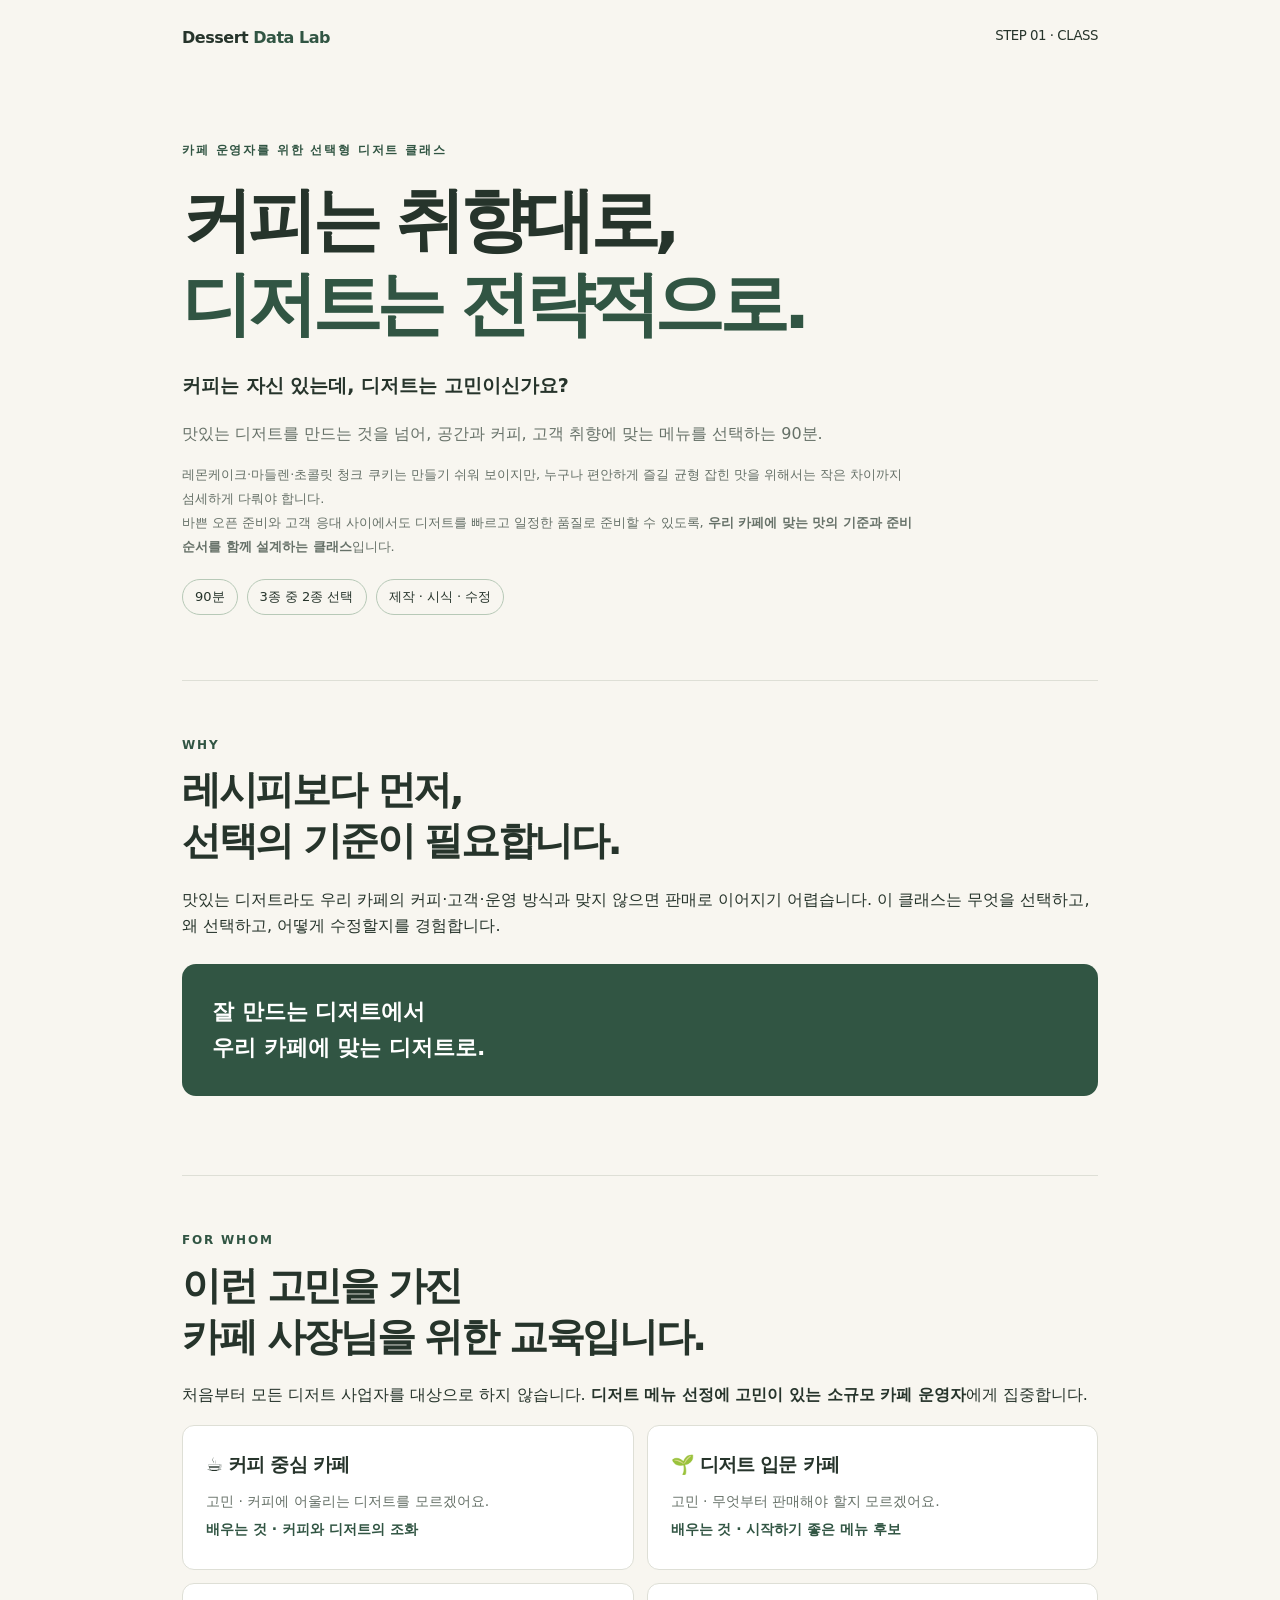
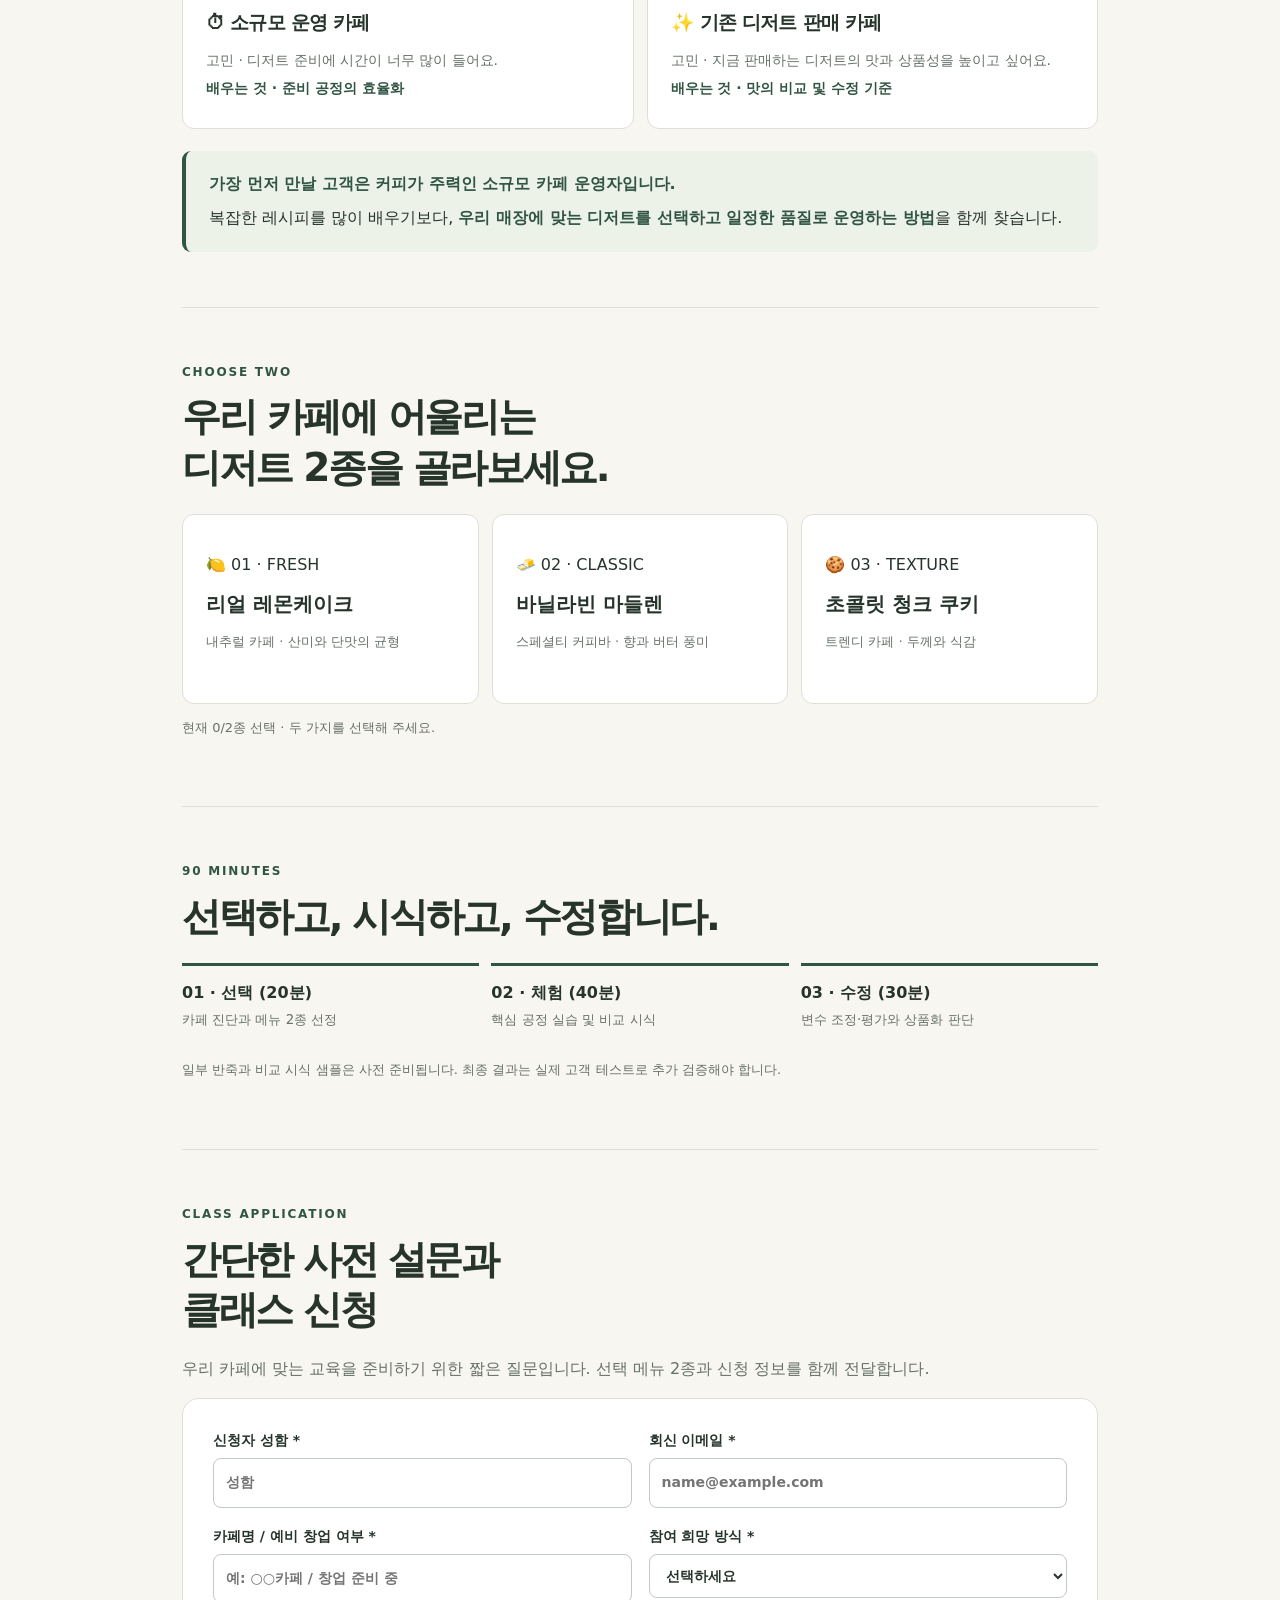
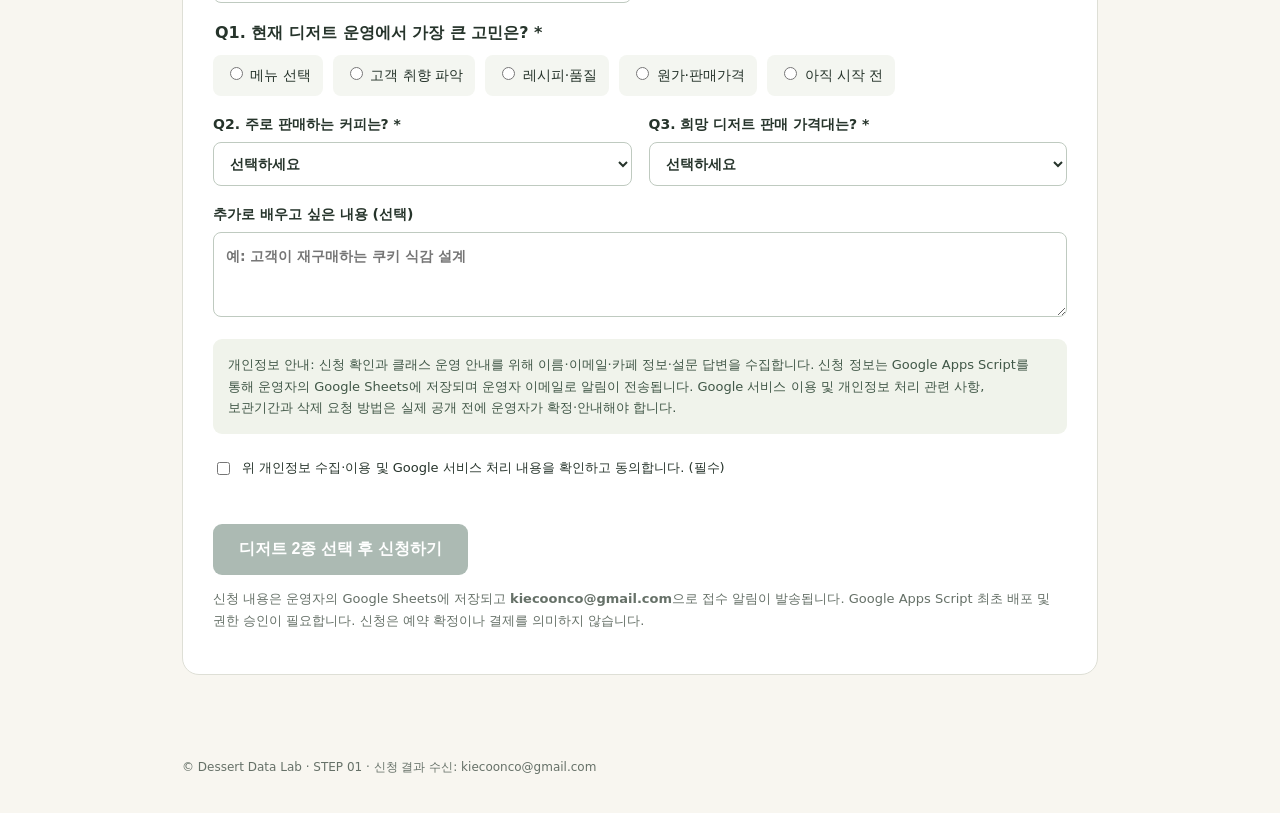
<file: index.html>
<!doctype html><html lang="ko"><head><meta charset="utf-8"><meta name="viewport" content="width=device-width,initial-scale=1"><meta name="description" content="Dessert Data Lab 첫 미니클래스. 카페 맞춤 디저트 2종을 선택하고 90분간 체험합니다."><title>Dessert Data Lab | 클래스 신청</title><style>
:root{--bg:#f8f6f0;--ink:#26342b;--green:#315543;--line:#dedfd6;--muted:#667168}*{box-sizing:border-box}body{margin:0;background:var(--bg);font-family:system-ui,'Apple SD Gothic Neo','Noto Sans KR',sans-serif;color:var(--ink);line-height:1.65;word-break:keep-all}main,header,footer{max-width:960px;margin:auto;padding-left:22px;padding-right:22px}header{padding-top:25px;padding-bottom:25px;font-weight:800;letter-spacing:-.03em}header span{color:var(--green)}.hero{padding:65px 0 65px}.eyebrow{font-size:12px;letter-spacing:.15em;font-weight:800;color:var(--green)}h1{font-size:clamp(38px,6.5vw,70px);line-height:1.2;letter-spacing:-.075em;margin:17px 0 24px}h1 em{color:var(--green);font-style:normal}h2{font-size:clamp(27px,3.5vw,39px);line-height:1.3;letter-spacing:-.06em;margin:10px 0 20px}.lead{font-size:19px;font-weight:650}.muted{color:var(--muted)}section{border-top:1px solid var(--line);padding:55px 0}.quote{background:var(--green);color:white;border-radius:14px;padding:30px;font-size:22px;font-weight:750;margin:24px 0}.chips{display:flex;gap:9px;flex-wrap:wrap}.chip{border:1px solid #b7c9b7;border-radius:30px;padding:6px 12px;font-size:13px}.grid{display:grid;grid-template-columns:repeat(3,1fr);gap:13px}.card{border:1px solid var(--line);background:white;border-radius:12px;padding:23px;text-align:left;min-height:190px;font:inherit;color:inherit}.card h3{font-size:20px;line-height:1.35;margin:12px 0 6px}.card p{font-size:13px;color:var(--muted)}.card[aria-pressed=true]{border:2px solid var(--green);padding:22px;background:#eff5ea}.card[aria-pressed=true]::after{content:'✓ 선택됨';color:var(--green);font-size:13px;font-weight:800}.flow{display:grid;grid-template-columns:repeat(3,1fr);gap:12px}.flow div{border-top:3px solid var(--green);padding:14px 0}.flow strong{display:block}.flow small{color:var(--muted)}.formbox{background:#fff;border:1px solid var(--line);border-radius:17px;padding:30px}.formgrid{display:grid;grid-template-columns:1fr 1fr;gap:17px}.field{display:block;font-size:14px;font-weight:700}.field input,.field select,.field textarea{display:block;width:100%;margin-top:6px;padding:12px;border:1px solid #bfcac0;border-radius:8px;background:white;color:var(--ink);font:inherit}.field textarea{min-height:85px;resize:vertical}.wide{grid-column:1/-1}.question{border:0;padding:0;margin:0}.question legend{font-weight:750;margin-bottom:9px}.choices{display:flex;flex-wrap:wrap;gap:10px}.choices label{background:#f4f6f1;padding:9px 12px;border-radius:8px;font-size:14px}.consent{display:flex;align-items:flex-start;gap:9px;margin-top:23px;font-size:13px}.consent input{margin-top:5px}.button{display:inline-block;border:0;background:var(--green);color:white;font-size:16px;font-weight:750;padding:15px 26px;border-radius:9px;cursor:pointer}.button:disabled{opacity:.4;cursor:not-allowed}.help{font-size:13px;color:var(--muted)}.note{background:#f0f3eb;padding:15px;border-radius:9px;font-size:13px;color:#405747}.status{color:#a24a31;font-size:13px;min-height:20px}footer{padding-top:28px;padding-bottom:35px;color:var(--muted);font-size:12px}@media(max-width:700px){.grid,.flow,.formgrid{grid-template-columns:1fr}.hero{padding:42px 0}.formbox{padding:19px}.card{min-height:0}section{padding:42px 0}}.audience-grid{display:grid;grid-template-columns:repeat(2,minmax(0,1fr));gap:13px}.audience-card{background:#fff;border:1px solid var(--line);border-radius:12px;padding:23px}.audience-card h3{font-size:19px;margin:0 0 10px;letter-spacing:-.04em}.audience-card p{margin:5px 0;font-size:14px}.audience-card .value{color:var(--green);font-weight:750}.audience-focus{margin-top:22px;padding:20px 23px;background:#edf2e9;border-left:4px solid var(--green);border-radius:9px}.audience-focus strong{color:var(--green)}@media(max-width:700px){.audience-grid{grid-template-columns:1fr}}</style></head><body>
<header>Dessert <span>Data Lab</span> <small style="float:right;font-weight:500">STEP 01 · CLASS</small></header><main><div class="hero"><div class="eyebrow">카페 운영자를 위한 선택형 디저트 클래스</div><h1>커피는 취향대로,<br><em>디저트는 전략적으로.</em></h1><p class="lead">커피는 자신 있는데, 디저트는 고민이신가요?</p><p class="muted">맛있는 디저트를 만드는 것을 넘어, 공간과 커피, 고객 취향에 맞는 메뉴를 선택하는 90분.</p><p class="muted" style="font-size:13px;line-height:1.85;max-width:750px;margin:12px 0 20px">레몬케이크·마들렌·초콜릿 청크 쿠키는 만들기 쉬워 보이지만, 누구나 편안하게 즐길 균형 잡힌 맛을 위해서는 작은 차이까지 섬세하게 다뤄야 합니다.<br>바쁜 오픈 준비와 고객 응대 사이에서도 디저트를 빠르고 일정한 품질로 준비할 수 있도록, <strong>우리 카페에 맞는 맛의 기준과 준비 순서를 함께 설계하는 클래스</strong>입니다.</p><div class="chips"><span class="chip">90분</span><span class="chip">3종 중 2종 선택</span><span class="chip">제작 · 시식 · 수정</span></div></div>
<section><div class="eyebrow">WHY</div><h2>레시피보다 먼저,<br>선택의 기준이 필요합니다.</h2><p>맛있는 디저트라도 우리 카페의 커피·고객·운영 방식과 맞지 않으면 판매로 이어지기 어렵습니다. 이 클래스는 무엇을 선택하고, 왜 선택하고, 어떻게 수정할지를 경험합니다.</p><div class="quote">잘 만드는 디저트에서<br>우리 카페에 맞는 디저트로.</div></section>
<section id="audience" aria-labelledby="audience-title"><div class="eyebrow">FOR WHOM</div><h2 id="audience-title">이런 고민을 가진<br>카페 사장님을 위한 교육입니다.</h2><p>처음부터 모든 디저트 사업자를 대상으로 하지 않습니다. <strong>디저트 메뉴 선정에 고민이 있는 소규모 카페 운영자</strong>에게 집중합니다.</p><div class="audience-grid"><article class="audience-card"><h3>☕ 커피 중심 카페</h3><p class="muted">고민 · 커피에 어울리는 디저트를 모르겠어요.</p><p class="value">배우는 것 · 커피와 디저트의 조화</p></article><article class="audience-card"><h3>🌱 디저트 입문 카페</h3><p class="muted">고민 · 무엇부터 판매해야 할지 모르겠어요.</p><p class="value">배우는 것 · 시작하기 좋은 메뉴 후보</p></article><article class="audience-card"><h3>⏱ 소규모 운영 카페</h3><p class="muted">고민 · 디저트 준비에 시간이 너무 많이 들어요.</p><p class="value">배우는 것 · 준비 공정의 효율화</p></article><article class="audience-card"><h3>✨ 기존 디저트 판매 카페</h3><p class="muted">고민 · 지금 판매하는 디저트의 맛과 상품성을 높이고 싶어요.</p><p class="value">배우는 것 · 맛의 비교 및 수정 기준</p></article></div><div class="audience-focus"><strong>가장 먼저 만날 고객은 커피가 주력인 소규모 카페 운영자입니다.</strong><p style="margin:8px 0 0">복잡한 레시피를 많이 배우기보다, <strong>우리 매장에 맞는 디저트를 선택하고 일정한 품질로 운영하는 방법</strong>을 함께 찾습니다.</p></div></section>
<section><div class="eyebrow">CHOOSE TWO</div><h2>우리 카페에 어울리는<br>디저트 2종을 골라보세요.</h2><div class="grid" id="cards"><button class="card" type="button" aria-pressed="false" data-menu="리얼 레몬케이크"><span>🍋 01 · FRESH</span><h3>리얼 레몬케이크</h3><p>내추럴 카페 · 산미와 단맛의 균형</p></button><button class="card" type="button" aria-pressed="false" data-menu="바닐라빈 마들렌"><span>🧈 02 · CLASSIC</span><h3>바닐라빈 마들렌</h3><p>스페셜티 커피바 · 향과 버터 풍미</p></button><button class="card" type="button" aria-pressed="false" data-menu="초콜릿 청크 쿠키"><span>🍪 03 · TEXTURE</span><h3>초콜릿 청크 쿠키</h3><p>트렌디 카페 · 두께와 식감</p></button></div><p id="menuStatus" class="help" role="status">관심 있는 2종을 선택하면 아래 신청서에 자동 반영됩니다.</p></section>
<section><div class="eyebrow">90 MINUTES</div><h2>선택하고, 시식하고, 수정합니다.</h2><div class="flow"><div><strong>01 · 선택 (20분)</strong><small>카페 진단과 메뉴 2종 선정</small></div><div><strong>02 · 체험 (40분)</strong><small>핵심 공정 실습 및 비교 시식</small></div><div><strong>03 · 수정 (30분)</strong><small>변수 조정·평가와 상품화 판단</small></div></div><p class="help">일부 반죽과 비교 시식 샘플은 사전 준비됩니다. 최종 결과는 실제 고객 테스트로 추가 검증해야 합니다.</p></section>
<section id="apply"><div class="eyebrow">CLASS APPLICATION</div><h2>간단한 사전 설문과<br>클래스 신청</h2><p class="muted">우리 카페에 맞는 교육을 준비하기 위한 짧은 질문입니다. 선택 메뉴 2종과 신청 정보를 함께 전달합니다.</p><div class="formbox"><form id="application" action="" method="POST" target="ddlSubmitFrame"><input type="hidden" name="request_id" id="requestId"><input type="hidden" name="privacy_consent" value="yes"><input type="text" name="website" style="display:none" tabindex="-1" autocomplete="off"><input type="hidden" name="선택 디저트 2종" id="selectedMenus"><input type="hidden" name="클래스" value="커피는 취향대로, 디저트는 전략적으로 - STEP 01 (90분)"><div class="formgrid"><label class="field">신청자 성함 *<input required maxlength="50" name="신청자 성함" autocomplete="name" placeholder="성함"></label><label class="field">회신 이메일 *<input required type="email" maxlength="120" name="email" autocomplete="email" placeholder="name@example.com"></label><label class="field">카페명 / 예비 창업 여부 *<input required maxlength="100" name="카페명 또는 창업상태" placeholder="예: ○○카페 / 창업 준비 중"></label><label class="field">참여 희망 방식 *<select required name="참여 방식"><option value="">선택하세요</option><option>오프라인</option><option>온라인</option><option>둘 다 가능</option></select></label><fieldset class="question wide"><legend>Q1. 현재 디저트 운영에서 가장 큰 고민은? *</legend><div class="choices"><label><input required type="radio" name="가장 큰 고민" value="메뉴 선택"> 메뉴 선택</label><label><input type="radio" name="가장 큰 고민" value="고객 취향 파악"> 고객 취향 파악</label><label><input type="radio" name="가장 큰 고민" value="레시피·품질"> 레시피·품질</label><label><input type="radio" name="가장 큰 고민" value="원가·판매가격"> 원가·판매가격</label><label><input type="radio" name="가장 큰 고민" value="아직 시작 전"> 아직 시작 전</label></div></fieldset><label class="field">Q2. 주로 판매하는 커피는? *<select required name="주력 커피"><option value="">선택하세요</option><option>산미 중심</option><option>고소한 타입</option><option>라테 중심</option><option>다양한 커피</option><option>창업 준비 중</option></select></label><label class="field">Q3. 희망 디저트 판매 가격대는? *<select required name="희망 판매가격"><option value="">선택하세요</option><option>3,000~3,999원</option><option>4,000~4,999원</option><option>5,000~5,999원</option><option>6,000원 이상</option><option>미정</option></select></label><label class="field wide">추가로 배우고 싶은 내용 (선택)<textarea name="추가 요청사항" maxlength="500" placeholder="예: 고객이 재구매하는 쿠키 식감 설계"></textarea></label></div><div class="note" style="margin-top:22px">개인정보 안내: 신청 확인과 클래스 운영 안내를 위해 이름·이메일·카페 정보·설문 답변을 수집합니다. 신청 정보는 Google Apps Script를 통해 운영자의 Google Sheets에 저장되며 운영자 이메일로 알림이 전송됩니다. Google 서비스 이용 및 개인정보 처리 관련 사항, 보관기간과 삭제 요청 방법은 실제 공개 전에 운영자가 확정·안내해야 합니다.</div><label class="consent"><input type="checkbox" id="privacy" required><span>위 개인정보 수집·이용 및 Google 서비스 처리 내용을 확인하고 동의합니다. (필수)</span></label><p id="formStatus" class="status" role="status"></p><button class="button" id="submitBtn" type="submit" disabled>디저트 2종 선택 후 신청하기</button><p class="help">신청 내용은 운영자의 Google Sheets에 저장되고 <strong>kiecoonco@gmail.com</strong>으로 접수 알림이 발송됩니다. Google Apps Script 최초 배포 및 권한 승인이 필요합니다. 신청은 예약 확정이나 결제를 의미하지 않습니다.</p></form><iframe name="ddlSubmitFrame" id="ddlSubmitFrame" title="신청 전송 결과" style="display:none"></iframe></div></section></main><footer>© Dessert Data Lab · STEP 01 · 신청 결과 수신: kiecoonco@gmail.com</footer><script>
const cards=[...document.querySelectorAll('[data-menu]')],status=document.querySelector('#menuStatus'),hidden=document.querySelector('#selectedMenus'),submit=document.querySelector('#submitBtn'),form=document.querySelector('#application');function sync(){const names=cards.filter(c=>c.getAttribute('aria-pressed')==='true').map(c=>c.dataset.menu);hidden.value=names.join(' / ');submit.disabled=names.length!==2;submit.textContent=names.length===2?'클래스 신청서 제출하기':'디저트 2종 선택 후 신청하기';status.textContent=names.length===2?'선택 완료: '+names.join(' + '):'현재 '+names.length+'/2종 선택 · 두 가지를 선택해 주세요.'}cards.forEach(c=>c.addEventListener('click',()=>{const active=c.getAttribute('aria-pressed')==='true';if(!active&&cards.filter(x=>x.getAttribute('aria-pressed')==='true').length>=2){status.textContent='2종까지만 선택할 수 있습니다. 기존 선택을 해제한 뒤 다시 선택하세요.';return}c.setAttribute('aria-pressed',String(!active));sync()}));const APP_SCRIPT_URL='https://script.google.com/macros/s/AKfycbyxU6p6_kpNmTj9Fz_n7R-uLQVF6mInHqEg4aXV6zl1VyVbUWUE5Wt1EAYdnKmMtLhw/exec';let pendingId=null;let pendingTimeout=null;window.addEventListener('message',event=>{if(!pendingId||!event.data||event.data.source!=='ddl-gas-step2'||event.data.requestId!==pendingId)return;if(!/^https:\/\/(?:script\.google\.com|script\.googleusercontent\.com|[^/]*\.googleusercontent\.com)$/.test(event.origin))return;clearTimeout(pendingTimeout);pendingId=null;document.querySelector('#formStatus').textContent=event.data.message;submit.disabled=false;submit.textContent=event.data.ok?'신청서 다시 제출하기':'클래스 신청서 제출하기';if(event.data.ok){form.reset();cards.forEach(c=>c.setAttribute('aria-pressed','false'));sync();document.querySelector('#formStatus').textContent=event.data.message;}});form.addEventListener('submit',e=>{if(APP_SCRIPT_URL.includes('PASTE_YOUR_')){e.preventDefault();document.querySelector('#formStatus').textContent='관리자가 Google Apps Script 배포 URL을 먼저 설정해야 합니다.';return}if(!hidden.value||hidden.value.split(' / ').length!==2){e.preventDefault();document.querySelector('#formStatus').textContent='디저트 2종을 먼저 선택해 주세요.';document.querySelector('#cards').scrollIntoView({behavior:'smooth'});return}if(!form.checkValidity()){e.preventDefault();form.reportValidity();return}pendingId=(Date.now().toString(36)+'-'+Math.random().toString(36).slice(2));document.querySelector('#requestId').value=pendingId;form.action=APP_SCRIPT_URL;submit.disabled=true;submit.textContent='신청 정보 전송 중…';document.querySelector('#formStatus').textContent='신청 내용을 전송하고 있습니다…';clearTimeout(pendingTimeout);pendingTimeout=setTimeout(()=>{if(!pendingId)return;pendingId=null;submit.disabled=false;submit.textContent='클래스 신청서 제출하기';document.querySelector('#formStatus').textContent='응답을 확인하지 못했습니다. 중복 신청을 피하려면 운영자에게 접수 여부를 먼저 확인해 주세요.'},25000)});sync();</script></body></html>
</file>
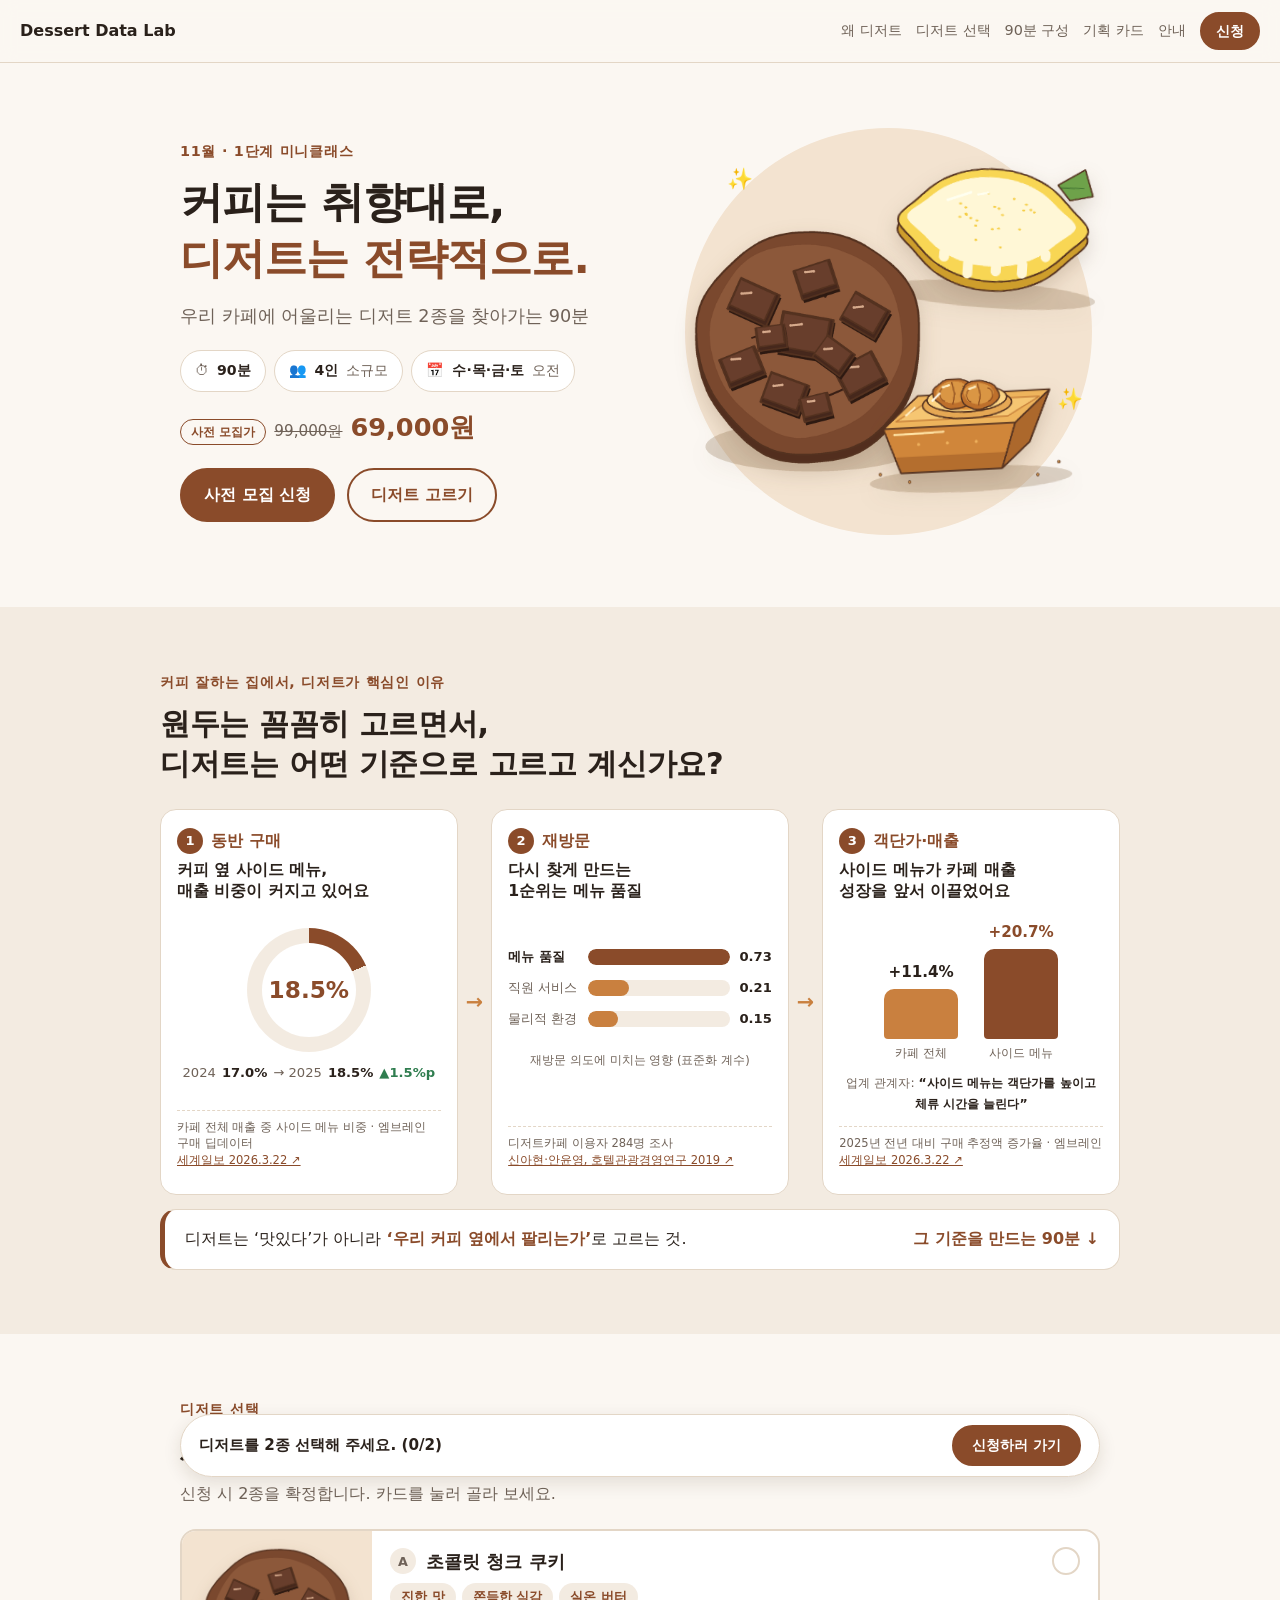
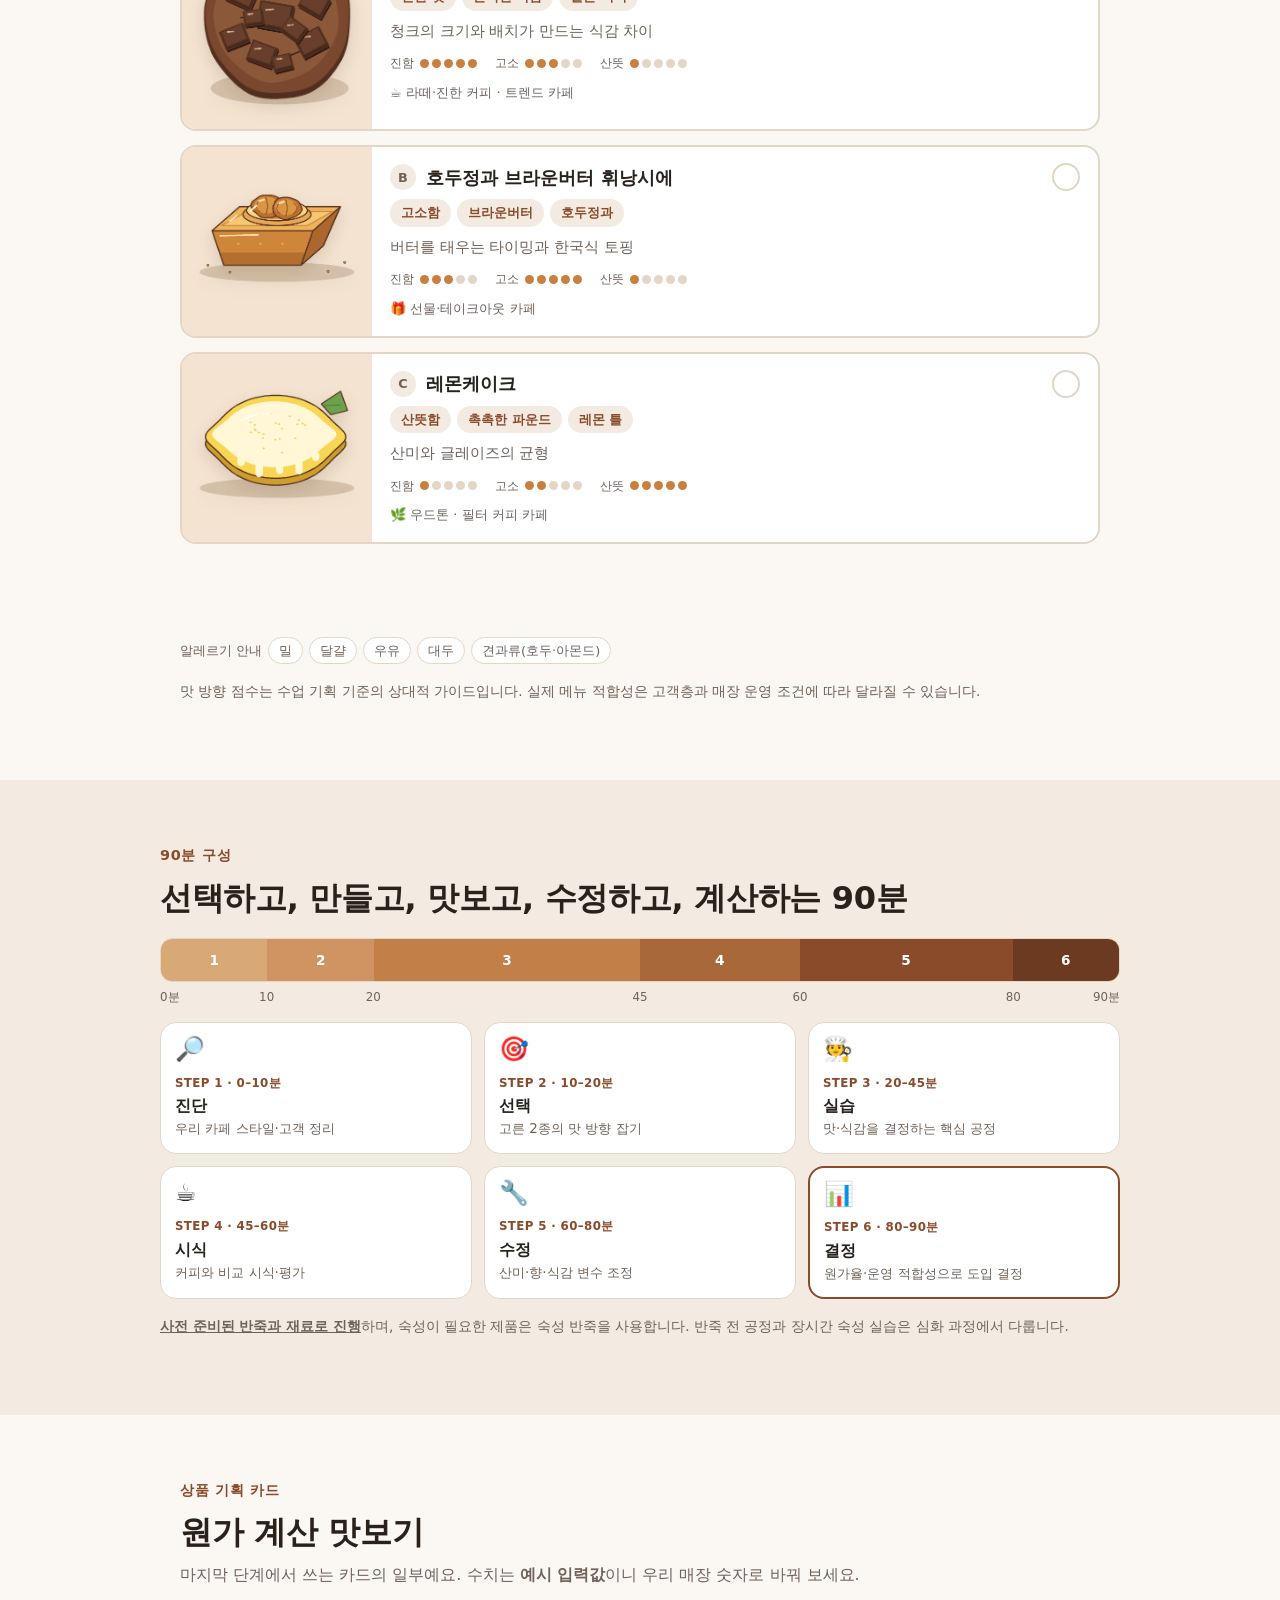
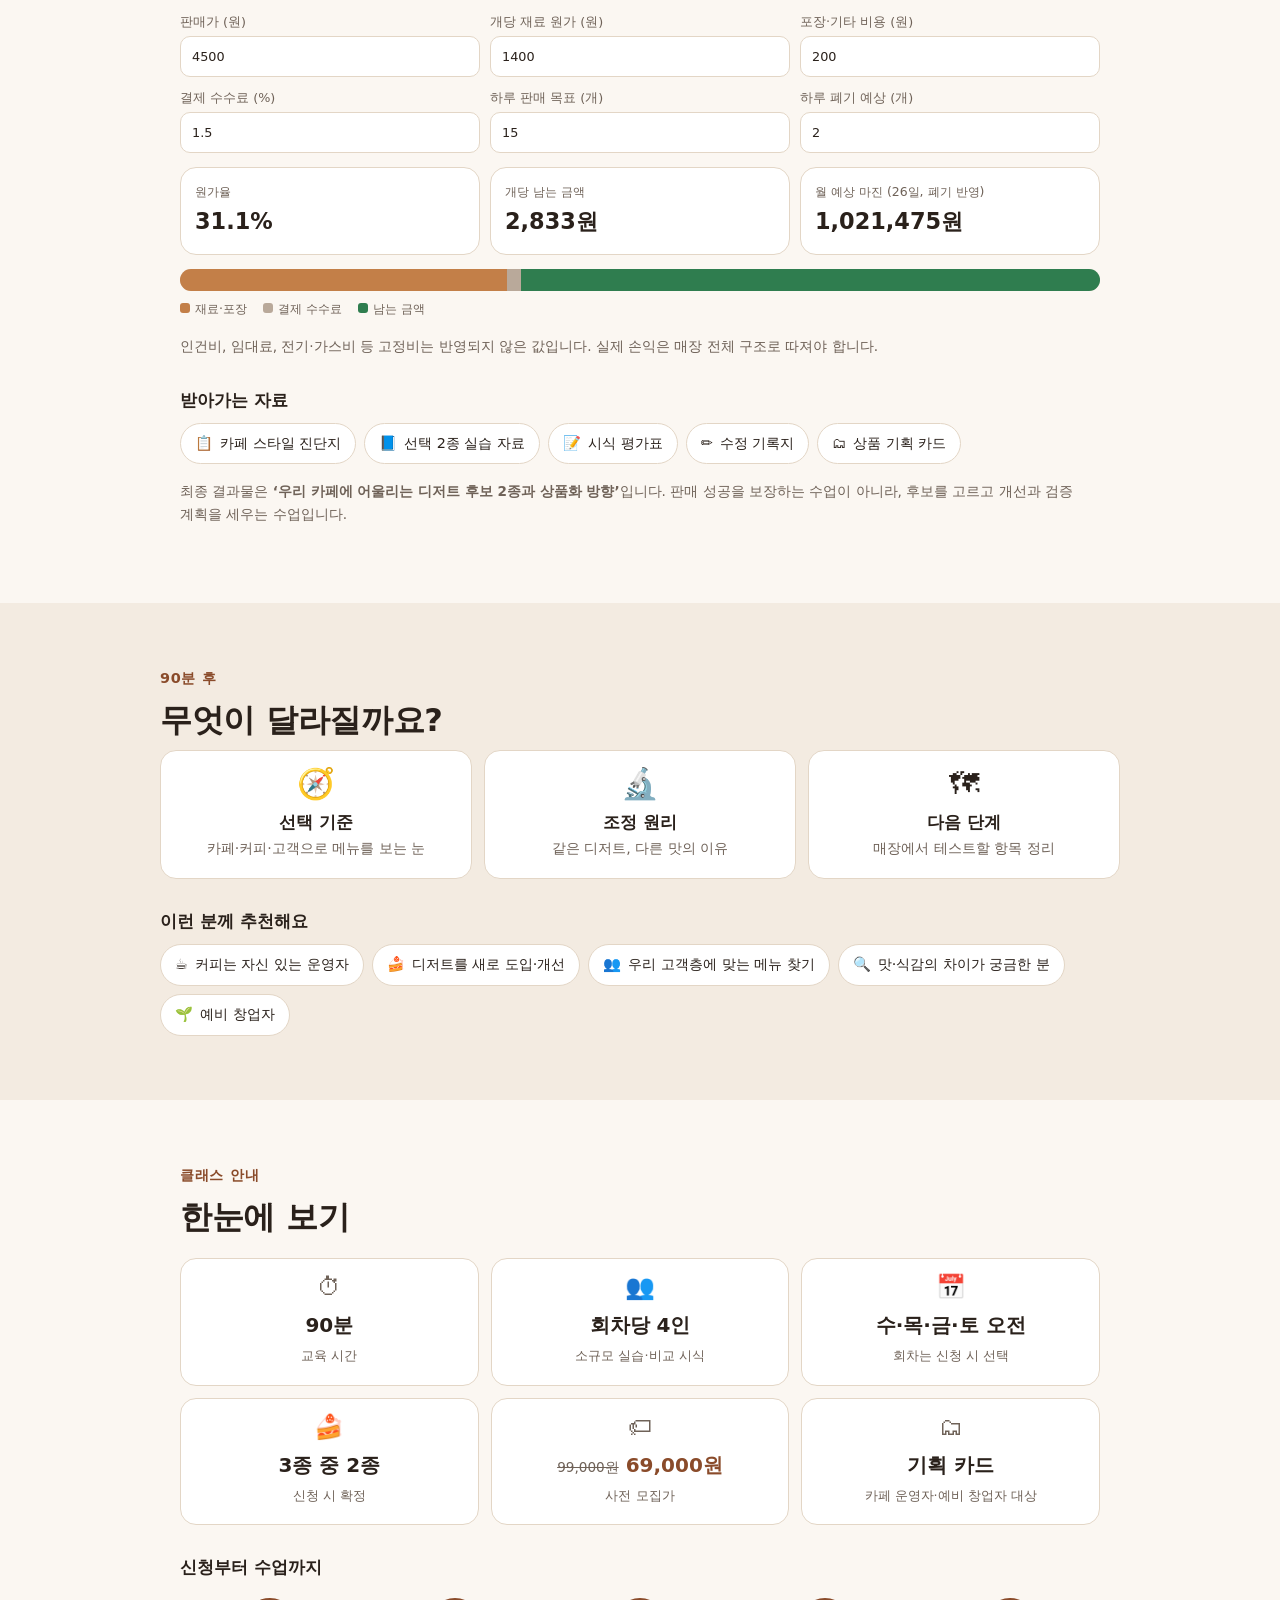
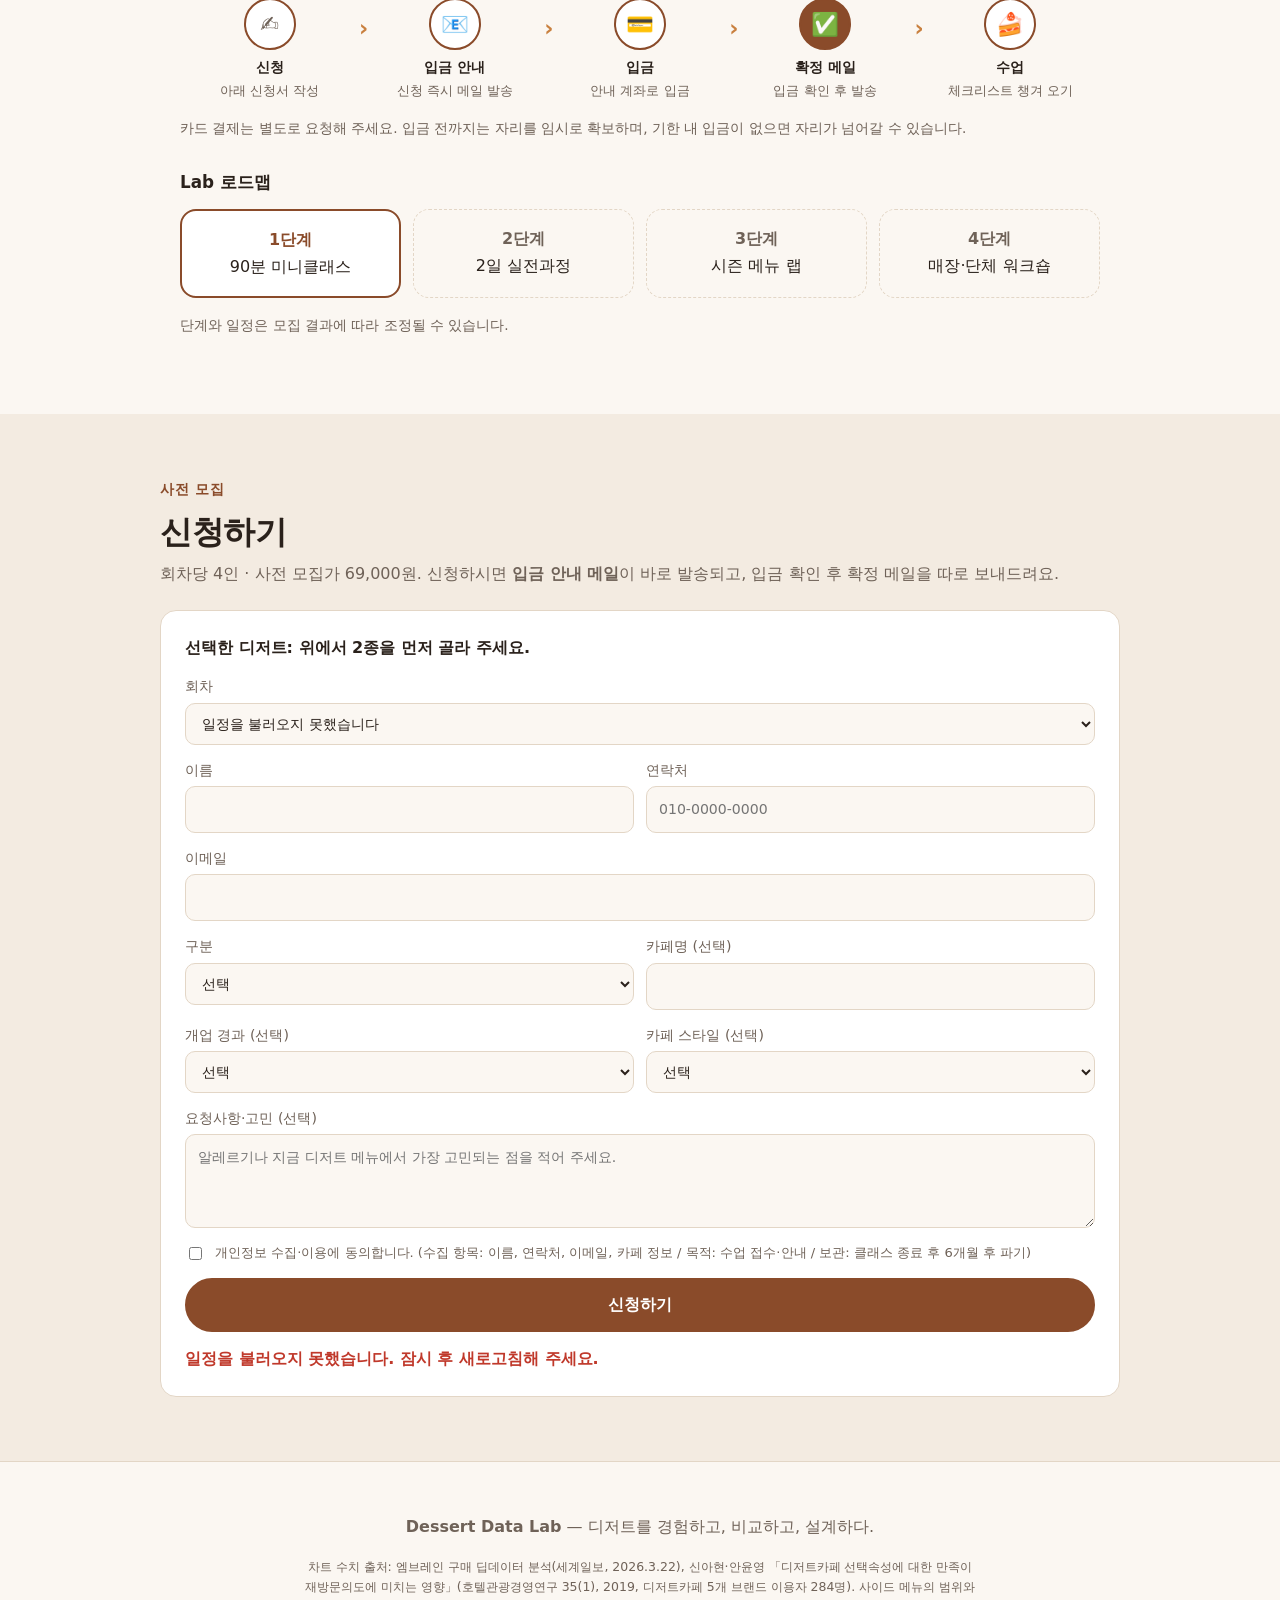
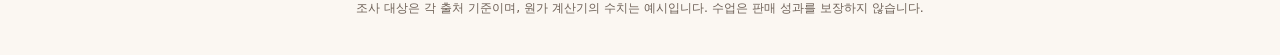
<file: apply/index.html>
<!doctype html>
<html lang="ko">
<head>
  <meta charset="utf-8">
  <meta name="viewport" content="width=device-width, initial-scale=1">
  <title>Dessert Data Lab · 커피는 취향대로, 디저트는 전략적으로</title>
  <meta name="description" content="우리 카페에 어울리는 디저트 2종을 찾아가는 90분 소수정예 미니클래스. 선택하고, 만들고, 맛보고, 수정하고, 원가까지 계산합니다.">
  <meta property="og:title" content="Dessert Data Lab · 90분 미니클래스">
  <meta property="og:description" content="커피는 취향대로, 디저트는 전략적으로. 우리 카페에 어울리는 디저트 2종을 찾아가는 90분.">
  <meta property="og:type" content="website">
  <meta property="og:image" content="https://kiecoo-korea.github.io/dessert-data-lab/apply/img/og.png">
  <link rel="stylesheet" href="style.css">
</head>
<body>

<header class="nav">
  <a class="brand" href="#top">Dessert Data Lab</a>
  <nav>
    <a href="#why">왜 디저트</a>
    <a href="#picks">디저트 선택</a>
    <a href="#flow">90분 구성</a>
    <a href="#card">기획 카드</a>
    <a href="#info">안내</a>
    <a class="btn small" href="#apply">신청</a>
  </nav>
</header>

<main id="top">

  <!-- HERO -->
  <section class="hero">
    <div class="hero-copy">
      <p class="eyebrow">11월 · 1단계 미니클래스</p>
      <h1>커피는 취향대로,<br><span class="accent">디저트는 전략적으로.</span></h1>
      <p class="lead">우리 카페에 어울리는 디저트 2종을 찾아가는 90분</p>
      <ul class="facts">
        <li><span class="emo" aria-hidden="true">⏱</span><b>90분</b></li>
        <li><span class="emo" aria-hidden="true">👥</span><b>4인</b> 소규모</li>
        <li><span class="emo" aria-hidden="true">📅</span><b>수·목·금·토</b> 오전</li>
      </ul>
      <p class="price"><span class="price-badge">사전 모집가</span> <s>99,000원</s> <strong>69,000원</strong></p>
      <div class="cta-row">
        <a class="btn" href="#apply">사전 모집 신청</a>
        <a class="btn ghost" href="#picks">디저트 고르기</a>
      </div>
    </div>
    <div class="hero-art" aria-hidden="false">
      <img class="h-lemon" src="img/dessert-lemon.png" alt="레몬 모양 틀로 구운 레몬케이크 일러스트">
      <img class="h-cookie" src="img/dessert-cookie.png" alt="초콜릿 청크 쿠키 일러스트">
      <img class="h-fin" src="img/dessert-financier.png" alt="호두정과를 올린 브라운버터 휘낭시에 일러스트">
      <span class="spark s1" aria-hidden="true">✨</span>
      <span class="spark s2" aria-hidden="true">✨</span>
    </div>
  </section>

  <!-- WHY : 커피 → 동반 구매 → 재방문 → 객단가 -->
  <section id="why" class="section alt">
    <p class="eyebrow">커피 잘하는 집에서, 디저트가 핵심인 이유</p>
    <h2 class="why-q">원두는 꼼꼼히 고르면서,<br>디저트는 어떤 기준으로 고르고 계신가요?</h2>

    <div class="why-flow">
      <article class="why-card">
        <div class="why-head"><span class="why-num">1</span><span class="why-kw">동반 구매</span></div>
        <h3 class="why-title">커피 옆 사이드 메뉴,<br>매출 비중이 커지고 있어요</h3>
        <div class="chart">
          <div class="donut" style="--p:18.5" role="img" aria-label="카페 매출 중 사이드 메뉴 비중 18.5%"><b>18.5%</b></div>
          <div class="yoy">2024 <b>17.0%</b> → 2025 <b>18.5%</b> <span class="up">▲1.5%p</span></div>
        </div>
        <p class="why-src">카페 전체 매출 중 사이드 메뉴 비중 · 엠브레인 구매 딥데이터<br><a href="https://www.segye.com/newsView/20260322501945" target="_blank" rel="noopener">세계일보 2026.3.22 ↗</a></p>
      </article>

      <span class="why-arrow" aria-hidden="true">→</span>

      <article class="why-card">
        <div class="why-head"><span class="why-num">2</span><span class="why-kw">재방문</span></div>
        <h3 class="why-title">다시 찾게 만드는<br>1순위는 메뉴 품질</h3>
        <div class="chart">
          <div class="hbars" role="img" aria-label="재방문의도에 미치는 영향: 메뉴 품질 0.73, 직원 서비스 0.21, 물리적 환경 0.15">
            <div class="hb top"><span>메뉴 품질</span><i style="--w:100%"></i><b>0.73</b></div>
            <div class="hb"><span>직원 서비스</span><i style="--w:29%"></i><b>0.21</b></div>
            <div class="hb"><span>물리적 환경</span><i style="--w:21%"></i><b>0.15</b></div>
          </div>
          <p class="hb-note">재방문 의도에 미치는 영향 (표준화 계수)</p>
        </div>
        <p class="why-src">디저트카페 이용자 284명 조사<br><a href="https://tiri.sejong.ac.kr/static/datas/journal/%ED%98%B8%ED%85%94%EA%B4%80%EA%B4%91%EA%B2%BD%EC%98%81%EC%97%B0%EA%B5%AC(%EC%A0%9C35%EC%A7%91%20%EC%A0%9C1%ED%98%B8)/35-1-2.pdf" target="_blank" rel="noopener">신아현·안윤영, 호텔관광경영연구 2019 ↗</a></p>
      </article>

      <span class="why-arrow" aria-hidden="true">→</span>

      <article class="why-card">
        <div class="why-head"><span class="why-num">3</span><span class="why-kw">객단가·매출</span></div>
        <h3 class="why-title">사이드 메뉴가 카페 매출<br>성장을 앞서 이끌었어요</h3>
        <div class="chart">
          <div class="vbars" role="img" aria-label="2025년 구매 추정액 증가율: 카페 전체 11.4%, 사이드 메뉴 20.7%">
            <div class="vb" style="--h:55"><b>+11.4%</b><i></i><span>카페 전체</span></div>
            <div class="vb hi" style="--h:100"><b>+20.7%</b><i></i><span>사이드 메뉴</span></div>
          </div>
          <p class="quote">업계 관계자: <q>사이드 메뉴는 객단가를 높이고 체류 시간을 늘린다</q></p>
        </div>
        <p class="why-src">2025년 전년 대비 구매 추정액 증가율 · 엠브레인<br><a href="https://www.segye.com/newsView/20260322501945" target="_blank" rel="noopener">세계일보 2026.3.22 ↗</a></p>
      </article>
    </div>

    <div class="why-answer">
      <p>디저트는 ‘맛있다’가 아니라 <b>‘우리 커피 옆에서 팔리는가’</b>로 고르는 것.</p>
      <span class="go">그 기준을 만드는 90분 ↓</span>
    </div>
  </section>

  <!-- PICKS -->
  <section id="picks" class="section">
    <p class="eyebrow">디저트 선택</p>
    <h2>세 가지 중, 나에게 필요한 두 가지</h2>
    <p class="sub">신청 시 2종을 확정합니다. 카드를 눌러 골라 보세요.</p>

    <div class="pick-list" id="pickCards">
      <label class="pick" data-key="cookie">
        <input type="checkbox" name="dessert" value="초콜릿 청크 쿠키">
        <div class="art"><img src="img/dessert-cookie.png" alt="초콜릿 청크 쿠키" loading="lazy"></div>
        <div class="body">
          <div class="top"><span class="tag">A</span><h3>초콜릿 청크 쿠키</h3><span class="check" aria-hidden="true">✓</span></div>
          <div class="kws"><span class="kw">진한 맛</span><span class="kw">쫀득한 식감</span><span class="kw">실온 버터</span></div>
          <p class="hook">청크의 크기와 배치가 만드는 식감 차이</p>
          <div class="meters" aria-label="맛 방향: 진함 5, 고소함 3, 산뜻함 1">
            <span class="meter">진함 <span class="dots"><i class="on"></i><i class="on"></i><i class="on"></i><i class="on"></i><i class="on"></i></span></span>
            <span class="meter">고소 <span class="dots"><i class="on"></i><i class="on"></i><i class="on"></i><i></i><i></i></span></span>
            <span class="meter">산뜻 <span class="dots"><i class="on"></i><i></i><i></i><i></i><i></i></span></span>
          </div>
          <p class="fit">☕ 라떼·진한 커피 · 트렌드 카페</p>
        </div>
      </label>

      <label class="pick" data-key="financier">
        <input type="checkbox" name="dessert" value="호두정과 브라운버터 휘낭시에">
        <div class="art"><img src="img/dessert-financier.png" alt="호두정과 브라운버터 휘낭시에" loading="lazy"></div>
        <div class="body">
          <div class="top"><span class="tag">B</span><h3>호두정과 브라운버터 휘낭시에</h3><span class="check" aria-hidden="true">✓</span></div>
          <div class="kws"><span class="kw">고소함</span><span class="kw">브라운버터</span><span class="kw">호두정과</span></div>
          <p class="hook">버터를 태우는 타이밍과 한국식 토핑</p>
          <div class="meters" aria-label="맛 방향: 진함 3, 고소함 5, 산뜻함 1">
            <span class="meter">진함 <span class="dots"><i class="on"></i><i class="on"></i><i class="on"></i><i></i><i></i></span></span>
            <span class="meter">고소 <span class="dots"><i class="on"></i><i class="on"></i><i class="on"></i><i class="on"></i><i class="on"></i></span></span>
            <span class="meter">산뜻 <span class="dots"><i class="on"></i><i></i><i></i><i></i><i></i></span></span>
          </div>
          <p class="fit">🎁 선물·테이크아웃 카페</p>
        </div>
      </label>

      <label class="pick" data-key="lemon">
        <input type="checkbox" name="dessert" value="레몬케이크">
        <div class="art"><img src="img/dessert-lemon.png" alt="레몬케이크" loading="lazy"></div>
        <div class="body">
          <div class="top"><span class="tag">C</span><h3>레몬케이크</h3><span class="check" aria-hidden="true">✓</span></div>
          <div class="kws"><span class="kw">산뜻함</span><span class="kw">촉촉한 파운드</span><span class="kw">레몬 틀</span></div>
          <p class="hook">산미와 글레이즈의 균형</p>
          <div class="meters" aria-label="맛 방향: 진함 1, 고소함 2, 산뜻함 5">
            <span class="meter">진함 <span class="dots"><i class="on"></i><i></i><i></i><i></i><i></i></span></span>
            <span class="meter">고소 <span class="dots"><i class="on"></i><i class="on"></i><i></i><i></i><i></i></span></span>
            <span class="meter">산뜻 <span class="dots"><i class="on"></i><i class="on"></i><i class="on"></i><i class="on"></i><i class="on"></i></span></span>
          </div>
          <p class="fit">🌿 우드톤 · 필터 커피 카페</p>
        </div>
      </label>
    </div>

    <div class="pick-bar">
      <p class="pick-status" id="pickStatus" aria-live="polite">디저트를 2종 선택해 주세요. (0/2)</p>
      <a class="btn" href="#apply">신청하러 가기</a>
    </div>

    <div class="allergy"><span>알레르기 안내</span>
      <span class="c">밀</span><span class="c">달걀</span><span class="c">우유</span><span class="c">대두</span><span class="c">견과류(호두·아몬드)</span>
    </div>
    <p class="note">맛 방향 점수는 수업 기획 기준의 상대적 가이드입니다. 실제 메뉴 적합성은 고객층과 매장 운영 조건에 따라 달라질 수 있습니다.</p>
  </section>

  <!-- FLOW -->
  <section id="flow" class="section alt">
    <p class="eyebrow">90분 구성</p>
    <h2>선택하고, 만들고, 맛보고, 수정하고, 계산하는 90분</h2>

    <div class="tbar" role="img" aria-label="90분 시간 배분: 진단 10분, 선택 10분, 실습 25분, 시식 15분, 수정 20분, 결정 10분">
      <span>1</span><span>2</span><span>3</span><span>4</span><span>5</span><span>6</span>
    </div>
    <div class="tticks" aria-hidden="true"><span style="left:0">0분</span><span style="left:11.11%">10</span><span style="left:22.22%">20</span><span style="left:50%">45</span><span style="left:66.67%">60</span><span style="left:88.89%">80</span><span style="left:100%">90분</span></div>

    <div class="tsteps">
      <div class="tstep"><span class="em" aria-hidden="true">🔎</span><span class="t">STEP 1 · 0–10분</span><h3>진단</h3><p>우리 카페 스타일·고객 정리</p></div>
      <div class="tstep"><span class="em" aria-hidden="true">🎯</span><span class="t">STEP 2 · 10–20분</span><h3>선택</h3><p>고른 2종의 맛 방향 잡기</p></div>
      <div class="tstep"><span class="em" aria-hidden="true">🧑‍🍳</span><span class="t">STEP 3 · 20–45분</span><h3>실습</h3><p>맛·식감을 결정하는 핵심 공정</p></div>
      <div class="tstep"><span class="em" aria-hidden="true">☕</span><span class="t">STEP 4 · 45–60분</span><h3>시식</h3><p>커피와 비교 시식·평가</p></div>
      <div class="tstep"><span class="em" aria-hidden="true">🔧</span><span class="t">STEP 5 · 60–80분</span><h3>수정</h3><p>산미·향·식감 변수 조정</p></div>
      <div class="tstep hl"><span class="em" aria-hidden="true">📊</span><span class="t">STEP 6 · 80–90분</span><h3>결정</h3><p>원가율·운영 적합성으로 도입 결정</p></div>
    </div>
    <p class="note"><strong><u>사전 준비된 반죽과 재료로 진행</u></strong>하며, 숙성이 필요한 제품은 숙성 반죽을 사용합니다. 반죽 전 공정과 장시간 숙성 실습은 심화 과정에서 다룹니다.</p>
  </section>

  <!-- CARD / CALCULATOR -->
  <section id="card" class="section">
    <p class="eyebrow">상품 기획 카드</p>
    <h2>원가 계산 맛보기</h2>
    <p class="sub">마지막 단계에서 쓰는 카드의 일부예요. 수치는 <strong>예시 입력값</strong>이니 우리 매장 숫자로 바꿔 보세요.</p>

    <form class="calc" id="calc" onsubmit="return false">
      <label>판매가 (원)<input type="number" id="price" value="4500" min="0" step="100"></label>
      <label>개당 재료 원가 (원)<input type="number" id="cost" value="1400" min="0" step="50"></label>
      <label>포장·기타 비용 (원)<input type="number" id="pack" value="200" min="0" step="50"></label>
      <label>결제 수수료 (%)<input type="number" id="fee" value="1.5" min="0" step="0.1"></label>
      <label>하루 판매 목표 (개)<input type="number" id="qty" value="15" min="0" step="1"></label>
      <label>하루 폐기 예상 (개)<input type="number" id="waste" value="2" min="0" step="1"></label>
    </form>

    <div class="result">
      <div><span>원가율</span><b id="rRate">–</b></div>
      <div><span>개당 남는 금액</span><b id="rUnit">–</b></div>
      <div><span>월 예상 마진 (26일, 폐기 반영)</span><b id="rMonth">–</b></div>
    </div>
    <div class="rbar" aria-hidden="true"><i class="c1" id="bCost"></i><i class="c2" id="bFee"></i><i class="c3" id="bMargin"></i></div>
    <div class="rleg"><span><i style="background:#c37f48"></i>재료·포장</span><span><i style="background:#b9a99a"></i>결제 수수료</span><span><i style="background:var(--ok)"></i>남는 금액</span></div>
    <p class="note" id="calcMsg"></p>

    <h3 class="mini">받아가는 자료</h3>
    <ul class="chips">
      <li><span aria-hidden="true">📋</span>카페 스타일 진단지</li>
      <li><span aria-hidden="true">📘</span>선택 2종 실습 자료</li>
      <li><span aria-hidden="true">📝</span>시식 평가표</li>
      <li><span aria-hidden="true">✏️</span>수정 기록지</li>
      <li><span aria-hidden="true">🗂</span>상품 기획 카드</li>
    </ul>
    <p class="note">최종 결과물은 <strong>‘우리 카페에 어울리는 디저트 후보 2종과 상품화 방향’</strong>입니다. 판매 성공을 보장하는 수업이 아니라, 후보를 고르고 개선과 검증 계획을 세우는 수업입니다.</p>
  </section>

  <!-- AFTER -->
  <section class="section alt">
    <p class="eyebrow">90분 후</p>
    <h2>무엇이 달라질까요?</h2>
    <div class="out3">
      <div class="o"><span class="em" aria-hidden="true">🧭</span><h3>선택 기준</h3><p>카페·커피·고객으로 메뉴를 보는 눈</p></div>
      <div class="o"><span class="em" aria-hidden="true">🔬</span><h3>조정 원리</h3><p>같은 디저트, 다른 맛의 이유</p></div>
      <div class="o"><span class="em" aria-hidden="true">🗺</span><h3>다음 단계</h3><p>매장에서 테스트할 항목 정리</p></div>
    </div>

    <h3 class="mini">이런 분께 추천해요</h3>
    <ul class="chips">
      <li><span aria-hidden="true">☕</span>커피는 자신 있는 운영자</li>
      <li><span aria-hidden="true">🍰</span>디저트를 새로 도입·개선</li>
      <li><span aria-hidden="true">👥</span>우리 고객층에 맞는 메뉴 찾기</li>
      <li><span aria-hidden="true">🔍</span>맛·식감의 차이가 궁금한 분</li>
      <li><span aria-hidden="true">🌱</span>예비 창업자</li>
    </ul>
  </section>

  <!-- INFO -->
  <section id="info" class="section">
    <p class="eyebrow">클래스 안내</p>
    <h2>한눈에 보기</h2>
    <div class="tiles">
      <div class="tile"><span class="em" aria-hidden="true">⏱</span><b>90분</b><span>교육 시간</span></div>
      <div class="tile"><span class="em" aria-hidden="true">👥</span><b>회차당 4인</b><span>소규모 실습·비교 시식</span></div>
      <div class="tile"><span class="em" aria-hidden="true">📅</span><b>수·목·금·토 오전</b><span>회차는 신청 시 선택</span></div>
      <div class="tile"><span class="em" aria-hidden="true">🍰</span><b>3종 중 2종</b><span>신청 시 확정</span></div>
      <div class="tile"><span class="em" aria-hidden="true">🏷</span><b><s>99,000원</s> <strong>69,000원</strong></b><span>사전 모집가</span></div>
      <div class="tile"><span class="em" aria-hidden="true">🗂</span><b>기획 카드</b><span>카페 운영자·예비 창업자 대상</span></div>
    </div>

    <h3 class="mini">신청부터 수업까지</h3>
    <ol class="flow5">
      <li><div class="ic" aria-hidden="true">✍️</div><b>신청</b>아래 신청서 작성</li>
      <li><div class="ic" aria-hidden="true">📧</div><b>입금 안내</b>신청 즉시 메일 발송</li>
      <li><div class="ic" aria-hidden="true">💳</div><b>입금</b>안내 계좌로 입금</li>
      <li class="hl"><div class="ic" aria-hidden="true">✅</div><b>확정 메일</b>입금 확인 후 발송</li>
      <li><div class="ic" aria-hidden="true">🍰</div><b>수업</b>체크리스트 챙겨 오기</li>
    </ol>
    <p class="note">카드 결제는 별도로 요청해 주세요. 입금 전까지는 자리를 임시로 확보하며, 기한 내 입금이 없으면 자리가 넘어갈 수 있습니다.</p>

    <h3 class="mini">Lab 로드맵</h3>
    <div class="steps">
      <div class="s on"><b>1단계</b><span>90분 미니클래스</span></div>
      <div class="s"><b>2단계</b><span>2일 실전과정</span></div>
      <div class="s"><b>3단계</b><span>시즌 메뉴 랩</span></div>
      <div class="s"><b>4단계</b><span>매장·단체 워크숍</span></div>
    </div>
    <p class="note">단계와 일정은 모집 결과에 따라 조정될 수 있습니다.</p>
  </section>

  <!-- APPLY -->
  <section id="apply" class="section alt">
    <p class="eyebrow">사전 모집</p>
    <h2>신청하기</h2>
    <p class="sub">회차당 4인 · 사전 모집가 69,000원. 신청하시면 <strong>입금 안내 메일</strong>이 바로 발송되고, 입금 확인 후 확정 메일을 따로 보내드려요.</p>

    <form class="apply-form" id="applyForm" novalidate>
      <p class="picked" id="applySummary">선택한 디저트: 위에서 2종을 먼저 골라 주세요.</p>

      <label>회차
        <select id="fSession" required><option value="">일정을 불러오는 중…</option></select>
      </label>

      <div class="row2">
        <label>이름<input type="text" id="fName" maxlength="40" autocomplete="name" required></label>
        <label>연락처<input type="tel" id="fPhone" maxlength="20" autocomplete="tel" placeholder="010-0000-0000" required></label>
      </div>

      <label>이메일<input type="email" id="fEmail" maxlength="100" autocomplete="email" required></label>

      <div class="row2">
        <label>구분
          <select id="fRole" required>
            <option value="">선택</option>
            <option>카페 운영 중</option>
            <option>예비 창업자</option>
            <option>기타</option>
          </select>
        </label>
        <label>카페명 (선택)<input type="text" id="fCafe" maxlength="60"></label>
      </div>

      <div class="row2">
        <label>개업 경과 (선택)
          <select id="fStage">
            <option value="">선택</option>
            <option>해당 없음(예비)</option>
            <option>개업 12개월 미만</option>
            <option>개업 12~24개월</option>
            <option>개업 24개월 이상</option>
          </select>
        </label>
        <label>카페 스타일 (선택)
          <select id="fStyle">
            <option value="">선택</option>
            <option>따뜻한 우드톤</option>
            <option>스페셜티 커피바</option>
            <option>감각적인 트렌드 카페</option>
            <option>기타</option>
          </select>
        </label>
      </div>

      <label>요청사항·고민 (선택)
        <textarea id="fMemo" rows="3" maxlength="1000" placeholder="알레르기나 지금 디저트 메뉴에서 가장 고민되는 점을 적어 주세요."></textarea>
      </label>

      <input type="text" id="fWebsite" class="hp" tabindex="-1" autocomplete="off" aria-hidden="true">

      <label class="consent">
        <input type="checkbox" id="fConsent" required>
        <span>개인정보 수집·이용에 동의합니다. (수집 항목: 이름, 연락처, 이메일, 카페 정보 / 목적: 수업 접수·안내 / 보관: 클래스 종료 후 6개월 후 파기)</span>
      </label>

      <button class="btn" type="submit" id="submitBtn">신청하기</button>
      <p class="form-msg" id="formMsg" role="status" aria-live="polite"></p>
    </form>
  </section>

</main>

<footer class="foot">
  <p><b>Dessert Data Lab</b> — 디저트를 경험하고, 비교하고, 설계하다.</p>
  <p class="small">차트 수치 출처: 엠브레인 구매 딥데이터 분석(세계일보, 2026.3.22), 신아현·안윤영 「디저트카페 선택속성에 대한 만족이 재방문의도에 미치는 영향」(호텔관광경영연구 35(1), 2019, 디저트카페 5개 브랜드 이용자 284명). 사이드 메뉴의 범위와 조사 대상은 각 출처 기준이며, 원가 계산기의 수치는 예시입니다. 수업은 판매 성과를 보장하지 않습니다.</p>
</footer>

<script src="script.js"></script>
</body>
</html>
</file>
<file: apply/style.css>
:root{
  --bg:#fbf7f2; --bg-alt:#f3ebe1; --ink:#2a211b; --muted:#6f6258;
  --brand:#8a4b2a; --brand-2:#c9803f; --line:#e3d6c6; --card:#ffffff;
  --art:#f3e3d0;            /* 디저트 일러스트 바탕 (다크 모드에서도 동일) */
  --lemon:#e9b949; --ok:#2f7d4f;
  --radius:16px; --max:960px;
}
@media (prefers-color-scheme: dark){
  :root{
    --bg:#1c1713; --bg-alt:#241d18; --ink:#f3ebe1; --muted:#b5a898;
    --brand:#e0a06a; --brand-2:#c9803f; --line:#3a2f27; --card:#2a221c;
  }
}
*{box-sizing:border-box}
html{scroll-behavior:smooth}
body{
  margin:0; background:var(--bg); color:var(--ink);
  font-family:"Pretendard","Apple SD Gothic Neo","Noto Sans KR",system-ui,sans-serif;
  line-height:1.65; -webkit-font-smoothing:antialiased; word-break:keep-all;
}
a{color:var(--brand)}
img{max-width:100%; display:block}
h1,h2,h3{line-height:1.3; margin:0}
h1{font-size:clamp(1.9rem,5.2vw,2.7rem); letter-spacing:-.02em}
h2{font-size:clamp(1.45rem,4vw,2rem); letter-spacing:-.01em; margin-bottom:.5rem}
h3{font-size:1.05rem}
.mini{margin:2rem 0 .7rem}
.emo{font-style:normal}

/* nav */
.nav{
  position:sticky; top:0; z-index:10; display:flex; align-items:center;
  justify-content:space-between; gap:12px; padding:12px 20px;
  background:color-mix(in srgb,var(--bg) 88%,transparent); backdrop-filter:blur(8px);
  border-bottom:1px solid var(--line);
}
.brand{font-weight:800; text-decoration:none; color:var(--ink)}
.nav nav{display:flex; gap:14px; align-items:center; font-size:.9rem}
.nav nav a{text-decoration:none; color:var(--muted)}
.nav nav a:hover{color:var(--ink)}
@media (max-width:720px){ .nav nav a:not(.btn){display:none} }

/* buttons */
.btn{
  display:inline-block; padding:12px 22px; border-radius:999px;
  background:var(--brand); color:#fff; text-decoration:none; font-weight:700;
  border:2px solid var(--brand); transition:transform .15s; cursor:pointer; font:inherit; font-weight:700;
}
.btn:hover{transform:translateY(-1px)}
.btn.ghost{background:transparent; color:var(--brand)}
.btn.small{padding:6px 14px; font-size:.85rem; color:#fff !important}
.btn:disabled{opacity:.55; cursor:not-allowed; transform:none}

/* layout */
.hero,.section{padding:64px 20px; max-width:var(--max); margin:0 auto}
.section.alt{max-width:none; background:var(--bg-alt)}
.section.alt > *{max-width:var(--max); margin-left:auto; margin-right:auto}
.eyebrow{color:var(--brand); font-weight:700; letter-spacing:.05em; margin:0 0 .6rem; font-size:.9rem}
.accent{color:var(--brand)}
.sub{color:var(--muted); margin:.3rem 0 1.4rem}
.note{color:var(--muted); font-size:.85rem; margin-top:1rem}
.cta-row{display:flex; gap:12px; flex-wrap:wrap}

/* ===== HERO ===== */
.hero{display:grid; grid-template-columns:1.05fr .95fr; gap:28px; align-items:center; padding-top:56px}
.lead{font-size:1.1rem; color:var(--muted); margin:1rem 0 1.2rem}
.facts{list-style:none; display:grid; grid-template-columns:repeat(3,auto); justify-content:start; gap:8px; padding:0; margin:0 0 14px}
.facts li{
  display:flex; align-items:center; gap:8px; padding:8px 14px; border:1px solid var(--line);
  border-radius:999px; background:var(--card); font-size:.88rem; color:var(--muted); white-space:nowrap;
}
.facts b{color:var(--ink)}
.price{margin:0 0 20px; display:flex; flex-wrap:wrap; align-items:baseline; gap:8px}
.price s{color:var(--muted); font-size:.95rem}
.price strong{font-size:1.6rem; color:var(--brand)}
.price-badge{font-size:.78rem; font-weight:700; color:var(--brand); border:1px solid var(--brand); border-radius:999px; padding:2px 10px}
.hero-art{position:relative; width:100%; max-width:430px; aspect-ratio:1/1; margin:0 auto}
.hero-art::before{content:""; position:absolute; inset:2%; border-radius:50%; background:var(--art)}
.hero-art img{position:absolute; filter:drop-shadow(0 8px 10px rgba(80,50,20,.18))}
.hero-art .h-cookie{width:56%; left:3%; top:25%}
.hero-art .h-lemon{width:52%; right:-1%; top:9%; transform:rotate(4deg)}
.hero-art .h-fin{width:50%; right:6%; bottom:9%; transform:rotate(-3deg)}
.hero-art .spark{position:absolute; font-size:1.3rem}
.hero-art .s1{left:12%; top:10%}
.hero-art .s2{right:4%; bottom:30%}

/* ===== WHY: 근거 다이어그램 ===== */
.why-q{font-size:clamp(1.35rem,3.6vw,1.9rem)}
.why-flow{display:grid; grid-template-columns:1fr auto 1fr auto 1fr; gap:8px; margin:1.6rem 0 0; align-items:stretch}
.why-card{background:var(--card); border:1px solid var(--line); border-radius:var(--radius); padding:18px 16px 14px; display:flex; flex-direction:column; min-width:0}
.why-head{display:flex; align-items:center; gap:8px; margin-bottom:6px}
.why-num{width:26px; height:26px; border-radius:50%; background:var(--brand); color:#fff; display:grid; place-items:center; font-weight:800; font-size:.82rem; flex:none}
.why-kw{font-weight:800; color:var(--brand)}
.why-title{font-size:.98rem; margin:0 0 12px; min-height:2.6em}
.chart{flex:1; display:flex; flex-direction:column; justify-content:center; align-items:center; gap:10px; min-height:170px}
.why-src{font-size:.72rem; color:var(--muted); border-top:1px dashed var(--line); padding-top:8px; margin-top:12px; line-height:1.45}
.why-src a{font-size:.72rem}
.why-arrow{align-self:center; color:var(--brand-2); font-weight:800; font-size:1.3rem}
.why-answer{margin-top:14px; padding:16px 20px; border-radius:var(--radius); background:var(--card); border:1px solid var(--line); border-left:5px solid var(--brand); display:flex; gap:14px; align-items:center; flex-wrap:wrap; justify-content:space-between}
.why-answer p{margin:0}
.why-answer b{color:var(--brand)}
.why-answer .go{font-weight:800; color:var(--brand); white-space:nowrap}

/* donut */
.donut{--p:18.5; width:124px; height:124px; border-radius:50%; position:relative; display:grid; place-items:center;
  background:conic-gradient(var(--brand) calc(var(--p) * 1%), var(--bg-alt) 0)}
.donut::before{content:""; position:absolute; inset:15px; border-radius:50%; background:var(--card)}
.donut b{position:relative; font-size:1.45rem; color:var(--brand)}
.yoy{display:flex; align-items:center; gap:6px; font-size:.82rem; color:var(--muted); flex-wrap:wrap; justify-content:center}
.yoy b{color:var(--ink)}
.up{color:var(--ok); font-weight:800}

/* horizontal bars */
.hbars{width:100%; display:grid; gap:9px}
.hb{display:grid; grid-template-columns:72px 1fr 34px; align-items:center; gap:8px; font-size:.82rem; color:var(--muted)}
.hb i{display:block; height:16px; border-radius:8px; background:var(--bg-alt); position:relative; overflow:hidden}
.hb i::after{content:""; position:absolute; left:0; top:0; bottom:0; width:var(--w); background:var(--brand-2); border-radius:8px}
.hb.top{color:var(--ink); font-weight:700}
.hb.top i::after{background:var(--brand)}
.hb b{text-align:right; color:var(--ink)}
.hb-note{font-size:.72rem; color:var(--muted); text-align:center}

/* vertical bars */
.vbars{display:flex; gap:26px; align-items:flex-end; height:150px}
.vb{display:flex; flex-direction:column; align-items:center; justify-content:flex-end; gap:4px; height:100%; width:74px; font-size:.78rem; color:var(--muted); text-align:center}
.vb i{display:block; width:100%; height:calc(var(--h) * .9px); border-radius:10px 10px 4px 4px; background:var(--brand-2); min-height:12px}
.vb b{color:var(--ink); font-size:.95rem}
.vb.hi i{background:var(--brand)}
.vb.hi b{color:var(--brand)}
.quote{font-size:.78rem; color:var(--muted); text-align:center; margin:0}
.quote q{color:var(--ink); font-weight:600}

/* ===== PICKS ===== */
.pick-list{display:grid; gap:14px}
.pick{
  display:grid; grid-template-columns:190px 1fr; gap:0; background:var(--card); border:2px solid var(--line);
  border-radius:var(--radius); overflow:hidden; position:relative; cursor:pointer;
  transition:border-color .15s, box-shadow .15s, transform .15s;
}
.pick:hover{transform:translateY(-1px)}
.pick input{position:absolute; opacity:0; pointer-events:none}
.pick .art{background:var(--art); display:grid; place-items:center; padding:14px; min-height:170px}
.pick .art img{width:100%; height:100%; max-height:170px; object-fit:contain; filter:drop-shadow(0 6px 8px rgba(80,50,20,.15))}
.pick .body{padding:16px 18px; display:flex; flex-direction:column; gap:8px; min-width:0}
.pick .top{display:flex; align-items:center; gap:10px}
.pick .tag{width:26px; height:26px; border-radius:50%; background:var(--bg-alt); color:var(--muted); font-weight:800; font-size:.8rem; display:grid; place-items:center; flex:none}
.pick h3{font-size:1.15rem}
.pick .check{margin-left:auto; width:28px; height:28px; border-radius:50%; border:2px solid var(--line); display:grid; place-items:center; color:transparent; font-weight:800; flex:none}
.pick:has(input:checked){border-color:var(--brand); box-shadow:0 0 0 3px color-mix(in srgb,var(--brand) 22%,transparent)}
.pick:has(input:checked) .check{background:var(--brand); border-color:var(--brand); color:#fff}
.pick:has(input:checked) .tag{background:var(--brand); color:#fff}
.pick:has(input:focus-visible){outline:2px solid var(--brand); outline-offset:2px}
.kws{display:flex; flex-wrap:wrap; gap:6px}
.kw{padding:3px 11px; border-radius:999px; background:var(--bg-alt); color:var(--brand); font-weight:700; font-size:.82rem}
.hook{margin:0; font-size:.92rem; color:var(--muted)}
.meters{display:grid; grid-template-columns:repeat(3,auto); justify-content:start; gap:4px 18px; margin-top:2px}
.meter{display:flex; align-items:center; gap:6px; font-size:.78rem; color:var(--muted)}
.dots{display:inline-flex; gap:3px}
.dots i{width:9px; height:9px; border-radius:50%; background:var(--line)}
.dots i.on{background:var(--brand-2)}
.fit{margin:0; font-size:.82rem; color:var(--muted)}
.pick-bar{position:sticky; bottom:12px; z-index:5; margin-top:16px; display:flex; align-items:center; gap:12px; flex-wrap:wrap;
  background:var(--card); border:1px solid var(--line); border-radius:999px; padding:10px 18px; box-shadow:0 6px 18px rgba(60,40,20,.12)}
.pick-status{margin:0; font-weight:700; font-size:.95rem}
.pick-status.ok{color:var(--brand)}
.pick-bar .btn{margin-left:auto; padding:7px 18px; font-size:.88rem}
.allergy{display:flex; flex-wrap:wrap; gap:6px; align-items:center; margin-top:14px; font-size:.8rem; color:var(--muted)}
.allergy span.c{padding:2px 10px; border:1px solid var(--line); border-radius:999px; background:var(--card)}

/* ===== 90분 ===== */
.tbar{display:flex; height:44px; border-radius:12px; overflow:hidden; margin:1.2rem 0 6px; border:1px solid var(--line)}
.tbar span{display:grid; place-items:center; color:#fff; font-weight:800; font-size:.85rem}
.tbar span:nth-child(1){flex:10; background:#d9a877}
.tbar span:nth-child(2){flex:10; background:#cf9461}
.tbar span:nth-child(3){flex:25; background:#c37f48}
.tbar span:nth-child(4){flex:15; background:#a9683a}
.tbar span:nth-child(5){flex:20; background:#8a4b2a}
.tbar span:nth-child(6){flex:10; background:#6c3a20}
.tticks{position:relative; height:20px; font-size:.74rem; color:var(--muted); margin-bottom:14px}
.tticks span{position:absolute; top:0; transform:translateX(-50%); white-space:nowrap}
.tticks span:first-child{transform:none}
.tticks span:last-child{transform:translateX(-100%)}
.tsteps{display:grid; grid-template-columns:repeat(3,1fr); gap:12px}
.tstep{background:var(--card); border:1px solid var(--line); border-radius:var(--radius); padding:14px 14px 12px}
.tstep .em{font-size:1.5rem; line-height:1}
.tstep .t{display:block; font-size:.74rem; font-weight:800; color:var(--brand); letter-spacing:.03em; margin-top:8px}
.tstep h3{font-size:1.02rem; margin:2px 0}
.tstep p{margin:0; font-size:.84rem; color:var(--muted)}
.tstep.hl{border:2px solid var(--brand)}

/* ===== calculator ===== */
.calc{display:grid; grid-template-columns:repeat(3,1fr); gap:10px}
.calc label{display:flex; flex-direction:column; font-size:.8rem; color:var(--muted); gap:4px}
.calc input{padding:9px 11px; font:inherit; color:var(--ink); background:var(--card); border:1px solid var(--line); border-radius:10px}
.result{display:grid; grid-template-columns:repeat(auto-fit,minmax(180px,1fr)); gap:10px; margin-top:14px}
.result div{background:var(--card); border:1px solid var(--line); border-radius:var(--radius); padding:14px}
.result span{display:block; font-size:.78rem; color:var(--muted)}
.result b{font-size:1.4rem}
.result b.warn{color:#c0392b}
.rbar{display:flex; height:22px; border-radius:11px; overflow:hidden; margin-top:14px; background:var(--line)}
.rbar i{display:block; height:100%; transition:width .25s}
.rbar .c1{background:#c37f48} .rbar .c2{background:#b9a99a} .rbar .c3{background:var(--ok)}
.rleg{display:flex; flex-wrap:wrap; gap:6px 16px; margin-top:8px; font-size:.78rem; color:var(--muted)}
.rleg i{display:inline-block; width:10px; height:10px; border-radius:3px; margin-right:5px}

/* ===== chips / tiles ===== */
.chips{display:flex; flex-wrap:wrap; gap:8px; padding:0; margin:0; list-style:none}
.chips li{display:flex; align-items:center; gap:7px; padding:8px 14px; border-radius:999px; border:1px solid var(--line); background:var(--card); font-size:.9rem}
.out3{display:grid; grid-template-columns:repeat(3,1fr); gap:12px}
.out3 .o{background:var(--card); border:1px solid var(--line); border-radius:var(--radius); padding:18px; text-align:center}
.out3 .em{font-size:1.9rem; line-height:1}
.out3 h3{margin:.6rem 0 .2rem}
.out3 p{margin:0; font-size:.88rem; color:var(--muted)}
.tiles{display:grid; grid-template-columns:repeat(3,1fr); gap:12px; margin-top:1.2rem}
.tile{background:var(--card); border:1px solid var(--line); border-radius:var(--radius); padding:16px; text-align:center}
.tile .em{font-size:1.5rem; line-height:1}
.tile b{display:block; font-size:1.25rem; margin-top:6px}
.tile b s{font-size:.85rem; color:var(--muted); font-weight:500}
.tile b strong{color:var(--brand)}
.tile span{font-size:.8rem; color:var(--muted)}

/* 신청 → 입금 → 확정 흐름 */
.flow5{display:grid; grid-template-columns:repeat(5,1fr); gap:6px; counter-reset:f; margin:1.2rem 0 0; padding:0; list-style:none}
.flow5 li{position:relative; text-align:center; font-size:.82rem; color:var(--muted); padding:0 4px}
.flow5 .ic{width:52px; height:52px; margin:0 auto 6px; border-radius:50%; background:var(--card); border:2px solid var(--brand); display:grid; place-items:center; font-size:1.4rem}
.flow5 b{display:block; color:var(--ink); font-size:.88rem}
.flow5 li:not(:last-child)::after{content:"›"; position:absolute; right:-9px; top:12px; color:var(--brand-2); font-weight:800; font-size:1.4rem}
.flow5 li.hl .ic{background:var(--brand); border-color:var(--brand)}

/* roadmap */
.steps{display:grid; grid-template-columns:repeat(auto-fit,minmax(150px,1fr)); gap:12px; margin-top:1rem}
.s{padding:16px; border:1px dashed var(--line); border-radius:var(--radius); text-align:center}
.s b{display:block; color:var(--muted)}
.s.on{border:2px solid var(--brand); background:var(--card)}
.s.on b{color:var(--brand)}

/* footer */
.foot{padding:36px 20px; text-align:center; border-top:1px solid var(--line); color:var(--muted)}
.foot .small{font-size:.78rem; max-width:680px; margin:.6rem auto 0}

/* apply form */
.apply-form{display:grid; gap:14px; background:var(--card); border:1px solid var(--line); border-radius:var(--radius); padding:24px}
.apply-form label{display:flex; flex-direction:column; gap:4px; font-size:.88rem; color:var(--muted)}
.apply-form input[type=text],.apply-form input[type=tel],.apply-form input[type=email],
.apply-form select,.apply-form textarea{
  padding:11px 12px; font:inherit; color:var(--ink); background:var(--bg);
  border:1px solid var(--line); border-radius:10px;
}
.apply-form input:focus,.apply-form select:focus,.apply-form textarea:focus{outline:2px solid var(--brand); outline-offset:1px}
.row2{display:grid; grid-template-columns:1fr 1fr; gap:12px}
.picked{margin:0; font-weight:700; color:var(--ink)}
.picked.ok{color:var(--brand)}
.consent{flex-direction:row !important; align-items:flex-start; gap:10px !important; font-size:.82rem !important}
.consent input{margin-top:5px}
.hp{position:absolute; left:-9999px; width:1px; height:1px; opacity:0}
.form-msg{margin:0; min-height:1.4em; font-weight:600}
.form-msg.ok{color:var(--brand)}
.form-msg.err{color:#c0392b}

/* ===== responsive ===== */
@media (max-width:820px){
  .hero{grid-template-columns:1fr; padding-top:40px}
  .hero-art{max-width:340px}
  .facts{grid-template-columns:repeat(2,auto)}
  .why-flow{grid-template-columns:1fr}
  .why-arrow{transform:rotate(90deg); justify-self:center; line-height:1}
  .why-title{min-height:0}
  .tsteps{grid-template-columns:repeat(2,1fr)}
  .out3{grid-template-columns:1fr}
  .tiles{grid-template-columns:repeat(2,1fr)}
  .calc{grid-template-columns:repeat(2,1fr)}
}
@media (max-width:560px){
  .row2{grid-template-columns:1fr}
  .pick{grid-template-columns:118px 1fr}
  .pick .art{padding:8px; min-height:0}
  .pick .body{padding:12px 12px}
  .pick h3{font-size:1rem}
  .meters{grid-template-columns:repeat(2,auto)}
  .flow5{grid-template-columns:1fr; gap:14px}
  .flow5 li{display:flex; align-items:center; gap:12px; text-align:left}
  .flow5 .ic{margin:0; flex:none}
  .flow5 li:not(:last-child)::after{content:"↓"; right:auto; left:20px; top:auto; bottom:-17px; font-size:1rem}
  .pick-bar{border-radius:var(--radius)}
  .tsteps{grid-template-columns:1fr 1fr}
}
@media (prefers-reduced-motion: reduce){
  html{scroll-behavior:auto}
  .btn,.pick,.rbar i{transition:none}
}
</file>
